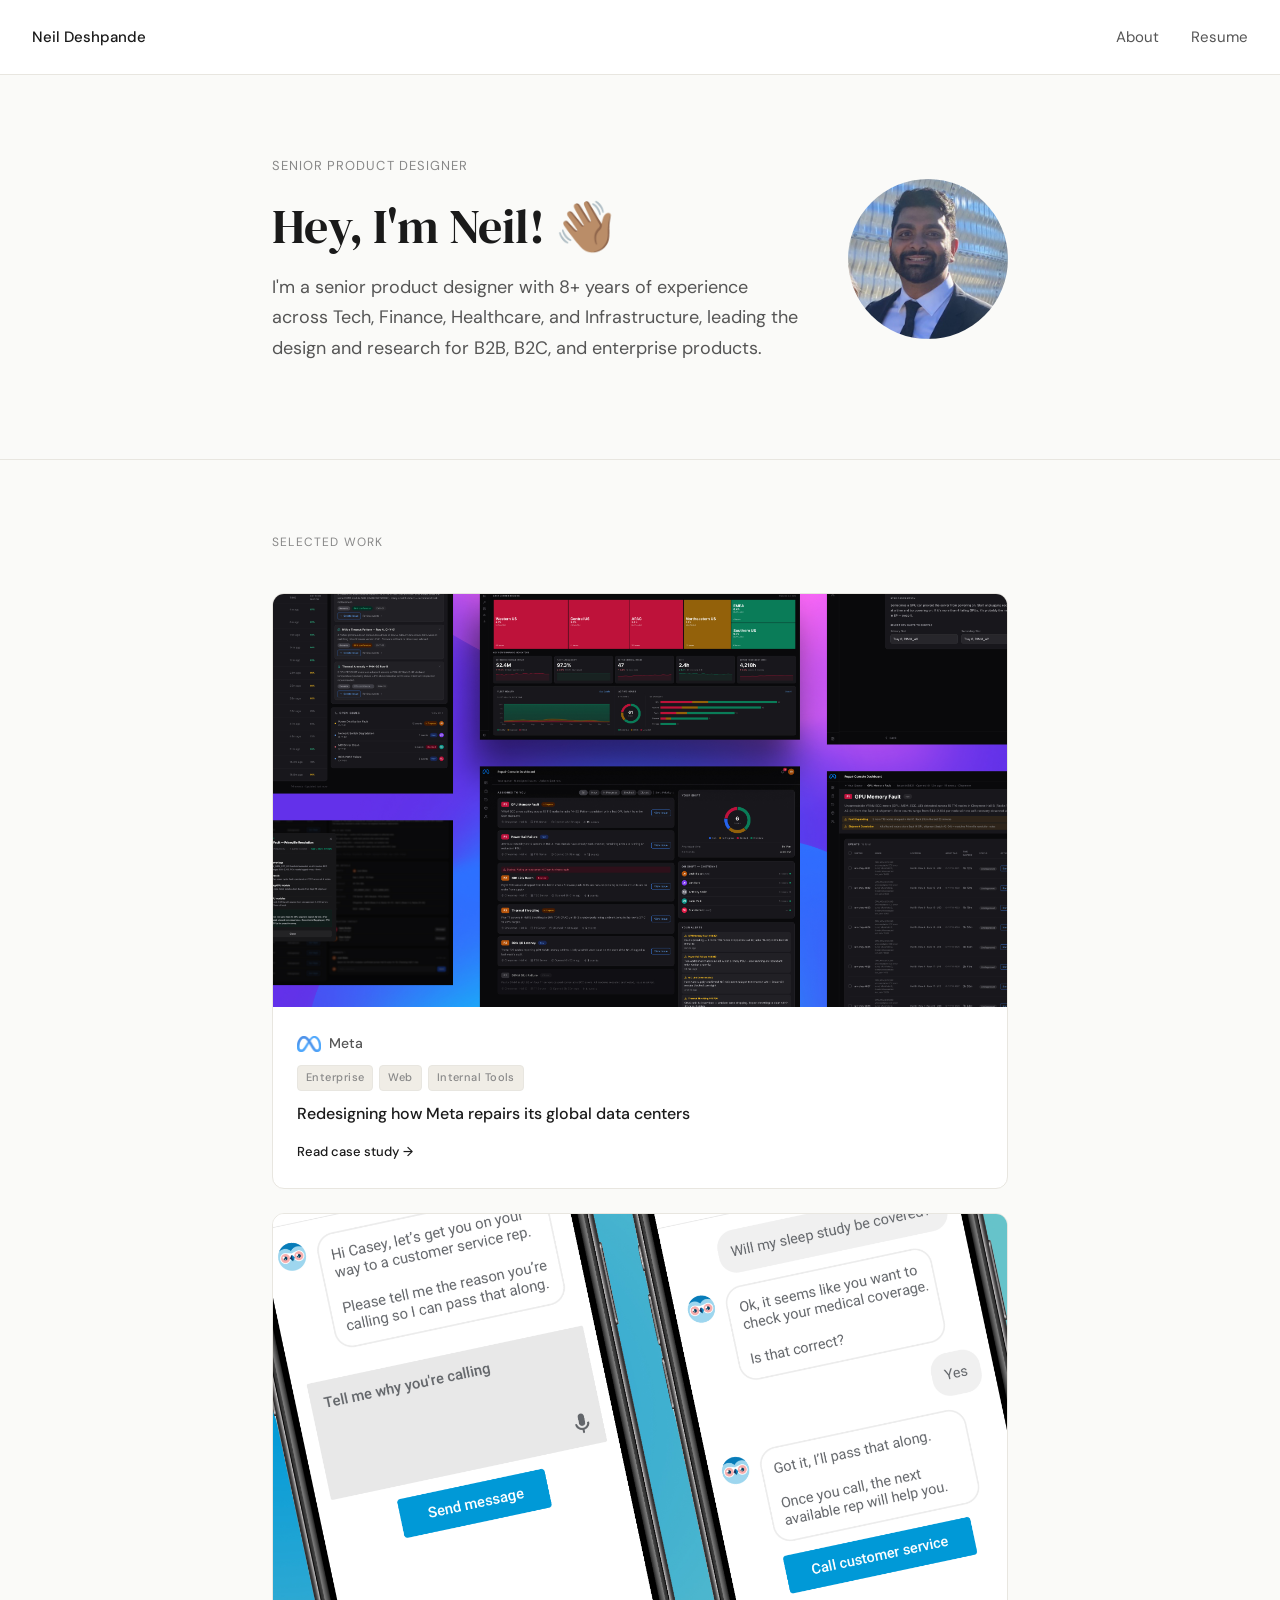
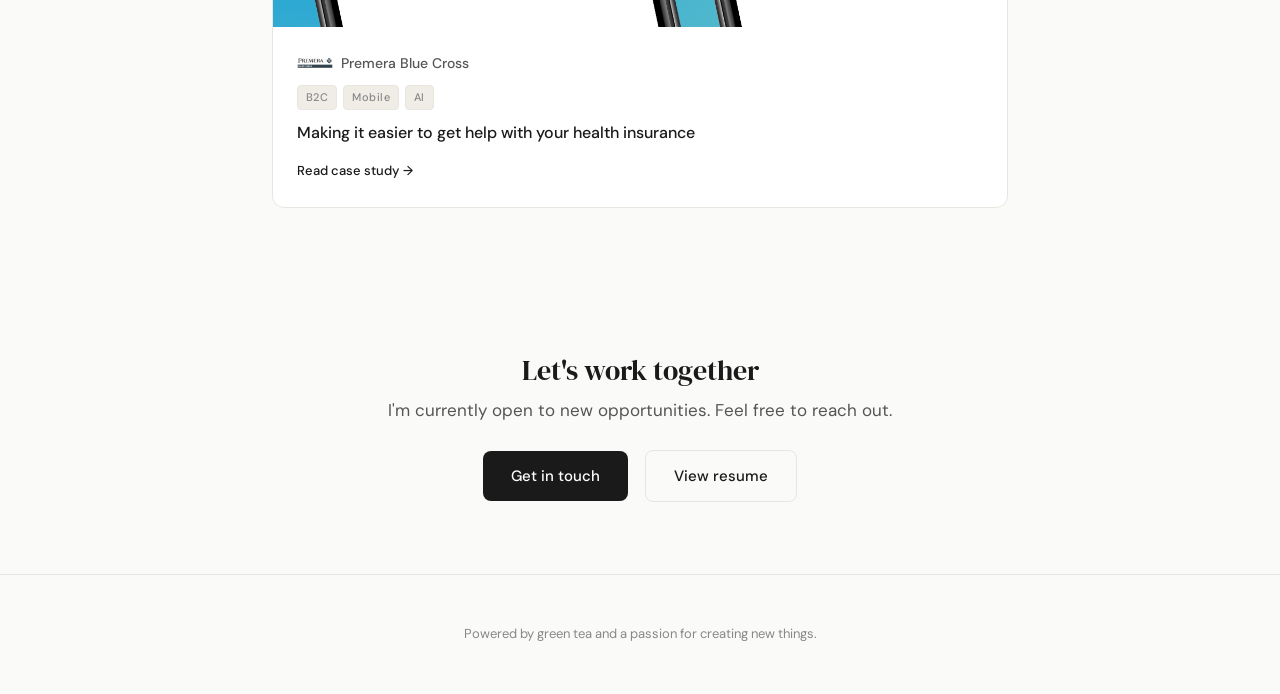
<file: index.html>
<!DOCTYPE html>
<html lang="en">
<head>
<meta charset="UTF-8">
<meta name="viewport" content="width=device-width, initial-scale=1.0">
<title>Neil Deshpande Portfolio</title>
<link rel="icon" type="image/x-icon" href="/favicon.ico">
<link rel="icon" type="image/png" sizes="32x32" href="/favicon-32x32.png">
<link rel="apple-touch-icon" sizes="180x180" href="/apple-touch-icon.png">  
<link href="https://fonts.googleapis.com/css2?family=DM+Sans:wght@300;400;500&family=DM+Serif+Display&display=swap" rel="stylesheet">
<link rel="stylesheet" href="shared.css">
<style>
  /* ── HERO ── */
  .hero {
    padding: 80px 0 72px;
    border-bottom: 1px solid var(--border);
  }
  .hero-inner {
    display: grid;
    grid-template-columns: 1fr auto;
    gap: 3rem;
    align-items: center;
    margin-bottom: 1.5rem;
  }
  .hero-label {
    font-size: 13px;
    letter-spacing: 0.08em;
    text-transform: uppercase;
    color: var(--text-muted);
    margin-bottom: 1.25rem;
  }
  .hero h1 { margin-bottom: 1rem; }
  .hero-bio {
    font-size: 18px;
    color: var(--text-secondary);
    line-height: 1.7;
    max-width: 560px;
  }
  .hero-photo {
    width: 160px;
    height: 160px;
    border-radius: 50%;
    background: var(--border);
    overflow: hidden;
    flex-shrink: 0;
    display: flex;
    align-items: center;
    justify-content: center;
  }
  .hero-photo img {
    width: 100%;
    height: 100%;
    object-fit: cover;
  }

  /* ── PREVIOUSLY AT ── */
  .previously-at {
    display: flex;
    align-items: center;
    gap: 8px;
    flex-wrap: wrap;
  }
  .previously-at-label {
    font-size: 12px;
    color: var(--text-muted);
    margin-right: 2px;
  }
  .company-logo {
    height: 18px;
    width: auto;
    opacity: 0.8;
    transition: opacity 0.15s;
  }
  .company-logo:hover {
    opacity: 1;
  }

  /* ── CASE STUDIES ── */
  .work-section { padding: 72px 0; }
  .work-grid {
    display: grid;
    grid-template-columns: 1fr;
    gap: 1.5rem;
    margin-top: 2.5rem;
  }

  .case-card {
    border: 1px solid var(--border);
    border-radius: 12px;
    overflow: hidden;
    background: var(--surface);
    text-decoration: none;
    display: block;
    transition: transform 0.2s, box-shadow 0.2s;
  }
  .case-card:hover {
    transform: translateY(-3px);
    box-shadow: 0 8px 32px rgba(0,0,0,0.08);
  }

  .case-cover {
    width: 100%;
    aspect-ratio: 16/9;
    overflow: hidden;
    position: relative;
  }
  .case-cover img {
    width: 100%;
    height: 100%;
    object-fit: cover;
    display: block;
  }

  /* Individual cover accent colors */
  .cover-meta    { background: #0f1923; }
  .cover-premera { background: #0a2240; }

  .case-body { padding: 1.5rem; }
  .case-company {
    display: flex;
    align-items: center;
    gap: 8px;
    margin-bottom: 0.6rem;
  }
  .case-company img {
    height: 20px;
    width: auto;
    opacity: 0.7;
  }

  .case-company-name {
    font-size: 14px;
    font-weight: 500;
    color: var(--text-secondary);
  }
  .case-tags {
    display: flex;
    gap: 6px;
    flex-wrap: wrap;
    margin-bottom: 0.75rem;
  }
  .case-tag {
    font-size: 11px;
    font-weight: 500;
    letter-spacing: 0.04em;
    color: var(--text-muted);
    background: var(--border-light);
    border: 1px solid var(--border);
    border-radius: 4px;
    padding: 2px 8px;
  }

  .case-title {
    font-size: 16px;
    font-weight: 500;
    color: var(--text);
    margin-bottom: 1rem;
    line-height: 1.4;
  }
  .case-link {
    font-size: 13px;
    font-weight: 500;
    color: var(--text);
    display: flex;
    align-items: center;
    gap: 4px;
  }
  .case-link::after { content: "→"; }

  /* ── FOOTER CTA ── */
  .footer-cta {
    padding: 72px 0;
    text-align: center;
  }
  .footer-cta h2 { margin-bottom: 0.5rem; }
  .footer-cta p { margin-bottom: 1.5rem; }
  .btn {
    display: inline-block;
    padding: 0.75rem 1.75rem;
    background: var(--text);
    color: #fff;
    border-radius: 8px;
    text-decoration: none;
    font-size: 15px;
    font-weight: 500;
    transition: opacity 0.15s;
  }
  .btn:hover { opacity: 0.85; }
  .btn-outline {
    background: transparent;
    color: var(--text);
    border: 1px solid var(--border);
    margin-left: 0.75rem;
  }
  .btn-outline:hover { background: var(--border-light); opacity: 1; }

  @media (max-width: 680px) {
    .hero-inner { grid-template-columns: 1fr; }
    .hero-photo { width: 100px; height: 100px; order: -1; }
    .work-grid { grid-template-columns: 1fr; }
    .btn-outline { margin-left: 0; margin-top: 0.75rem; display: inline-block; }
  }
</style>
  <!-- Google tag (gtag.js) -->
<script async src="https://www.googletagmanager.com/gtag/js?id=G-539Z41YTE7"></script>
<script>
  window.dataLayer = window.dataLayer || [];
  function gtag(){dataLayer.push(arguments);}
  gtag('js', new Date());

  gtag('config', 'G-539Z41YTE7');
</script>
</head>
<body>

<nav>
  <a href="/" class="logo">Neil Deshpande</a>
  <a href="/about/">About</a>
  <a href="resume.pdf" target="_blank">Resume</a>
</nav>

<!-- HERO -->
<div class="hero">
  <div class="container">
    <div class="hero-inner">
      <div>
        <div class="hero-label">Senior Product Designer</div>
        <h1>Hey, I'm Neil! 👋🏽</h1>
        <p class="hero-bio">I'm a senior product designer with 8+ years of experience across Tech, Finance, Healthcare, and Infrastructure, leading the design and research for B2B, B2C, and enterprise products.</p>
      </div>
      <div class="hero-photo">
        <img src="photo-neil.jpg" alt="Neil Deshpande"/>
      </div>
    </div>
    <!-- <div class="previously-at">
        <span class="previously-at-label">Previously at</span>
        <img src="homelogos-meta.png" alt="Meta" class="company-logo"/>
        <img src="homelogos-amazon.png" alt="Amazon" class="company-logo"/>
        <img src="homelogos-ge.png" alt="GE Healthcare" class="company-logo"/>
        <img src="homelogos-premera.png" alt="Premera Blue Cross" class="company-logo"/>
      </div> -->
  </div>
</div>

<!-- WORK -->
<div class="work-section">
  <div class="container">
    <div class="section-label">Selected work</div>
    <div class="work-grid">

      <!-- Meta -->
      <a href="/meta/" class="case-card">
        <div class="case-cover cover-meta">
          <img src="cover-meta.jpg" alt="Data center technician working in a server room"/>
        </div>
        <div class="case-body">
          <div class="case-company">
            <img src="meta-logo.png" alt="Meta" style="filter:none;height:16px;"/>
            <span class="case-company-name">Meta</span>
          </div>
          <div class="case-tags">
            <span class="case-tag">Enterprise</span>
            <span class="case-tag">Web</span>
            <span class="case-tag">Internal Tools</span>
          </div>
          <div class="case-title">Redesigning how Meta repairs its global data centers</div>
          <div class="case-link">Read case study</div>
        </div>
      </a>

      <!-- Premera -->
      <a href="/premera/" class="case-card">
        <div class="case-cover cover-premera">
          <img src="cover-premera.jpg" alt="Premera chatbot interface showing conversation flow"/>
        </div>
        <div class="case-body">
          <div class="case-company">
            <img src="premera-logo.png" alt="Premera Blue Cross" style="height:20px;width:auto;opacity:0.8;"/>
            <span class="case-company-name">Premera Blue Cross</span>
          </div>
          <div class="case-tags">
            <span class="case-tag">B2C</span>
            <span class="case-tag">Mobile</span>
            <span class="case-tag">AI</span>
          </div>
          <div class="case-title">Making it easier to get help with your health insurance</div>
          <div class="case-link">Read case study</div>
        </div>
      </a>

    </div>
  </div>
</div>

<!-- FOOTER CTA -->
<div class="footer-cta">
  <div class="container">
    <h2>Let's work together</h2>
    <p>I'm currently open to new opportunities. Feel free to reach out.</p>
    <a href="mailto:deshpande.neil@gmail.com" class="btn">Get in touch</a>
    <a href="resume.pdf" target="_blank" class="btn btn-outline">View resume</a>
  </div>
</div>

<footer>
  <p>Powered by green tea and a passion for creating new things.</p>
</footer>

</body>
</html>
</file>
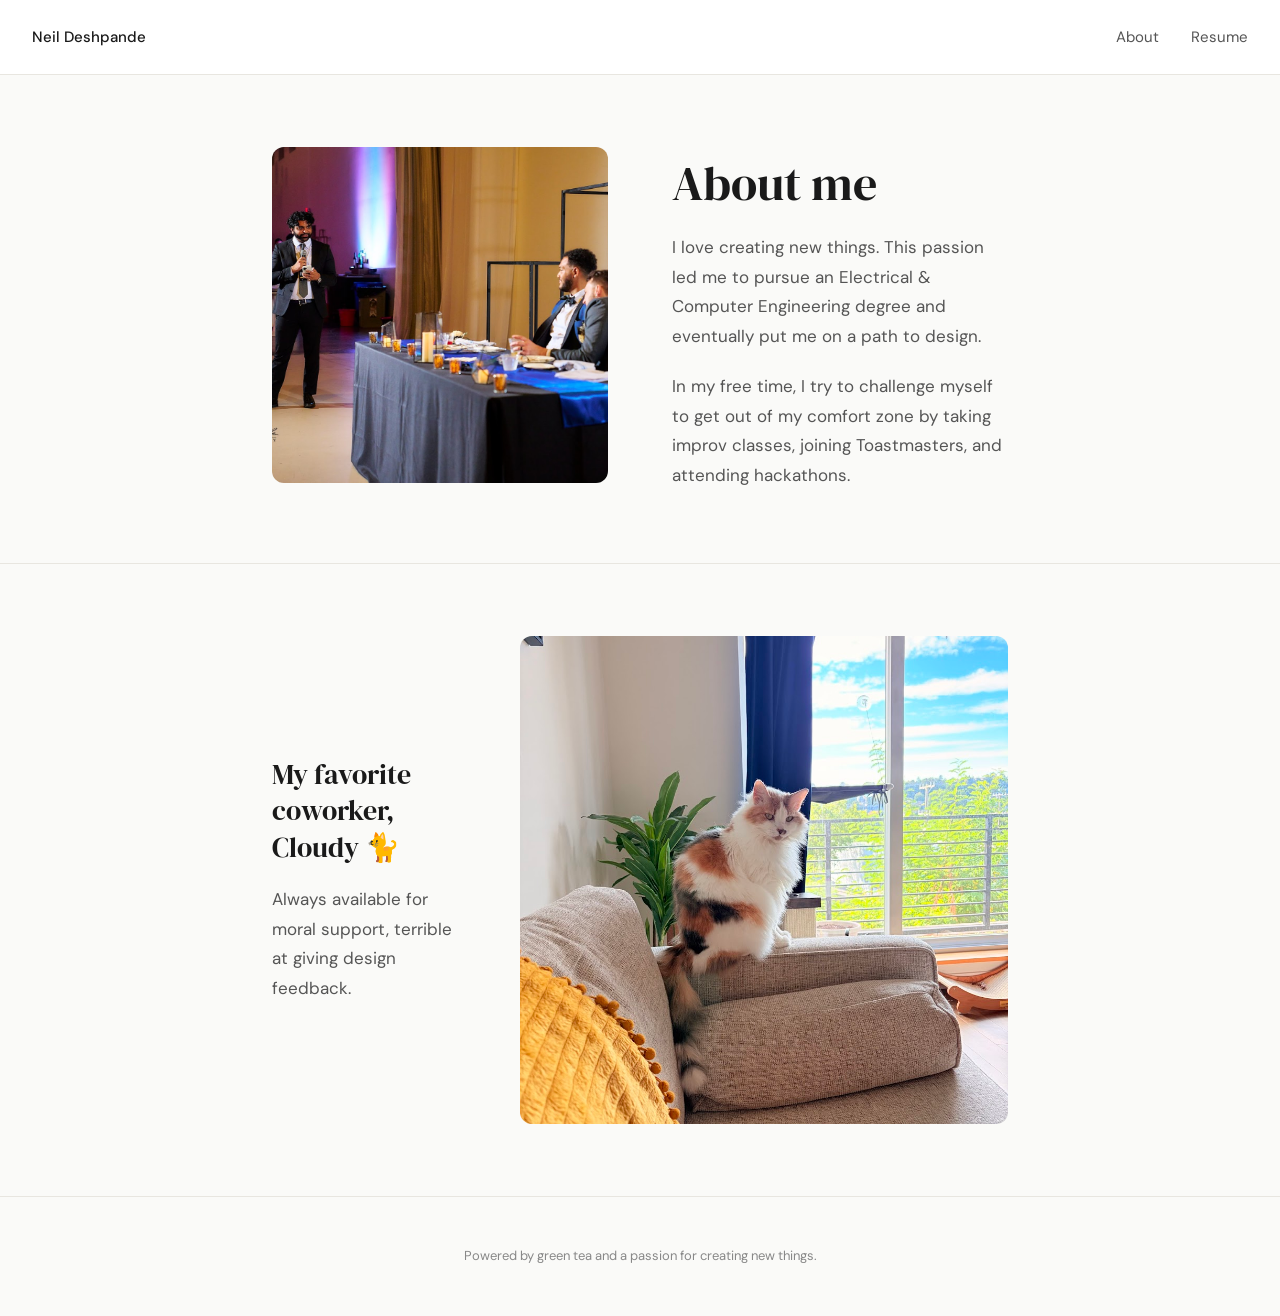
<file: about/index.html>
<!DOCTYPE html>
<html lang="en">
<head>
<meta charset="UTF-8">
<meta name="viewport" content="width=device-width, initial-scale=1.0">
<title>About Neil</title>
<link rel="icon" type="image/x-icon" href="/favicon.ico">
<link rel="icon" type="image/png" sizes="32x32" href="/favicon-32x32.png">
<link rel="apple-touch-icon" sizes="180x180" href="/apple-touch-icon.png">  
<link href="https://fonts.googleapis.com/css2?family=DM+Sans:wght@300;400;500&family=DM+Serif+Display&display=swap" rel="stylesheet">
<link rel="stylesheet" href="/shared.css">
<style>
  /* ── ABOUT HERO ── */
  .about-hero {
    padding: 72px 0;
    border-bottom: 1px solid var(--border);
  }
  .about-hero-inner {
    display: grid;
    grid-template-columns: 1fr 1fr;
    gap: 4rem;
    align-items: start;
  }

  /* ── PHOTO ── */
  .about-photo {
    width: 100%;
    aspect-ratio: 1;
    border-radius: 12px;
    background: var(--border);
    overflow: hidden;
    display: flex;
    align-items: center;
    justify-content: center;
  }
  .about-photo img {
    width: 100%;
    height: 100%;
    object-fit: cover;
  }
  .about-photo-placeholder {
    font-size: 13px;
    color: var(--text-muted);
    text-align: center;
    padding: 2rem;
    line-height: 1.6;
  }
  .photo-caption {
    font-size: 13px;
    color: var(--text-muted);
    text-align: center;
    margin-top: 0.75rem;
    font-style: italic;
  }

  /* ── BIO ── */
  .about-content { padding-top: 0.5rem; }
  .about-content h1 { margin-bottom: 1.25rem; }
  .about-content p { font-size: 17px; }

  /* ── CAT SECTION ── */
  .cat-section {
    padding: 72px 0;
  }
  .cat-inner {
    display: grid;
    grid-template-columns: 200px 1fr;
    gap: 3rem;
    align-items: center;
  }
  .cat-photo {
    width: 100%;
    aspect-ratio: 1;
    border-radius: 12px;
    background: var(--border);
    overflow: hidden;
    display: flex;
    align-items: center;
    justify-content: center;
  }
  .cat-photo img {
    width: 100%;
    height: 100%;
    object-fit: cover;
  }

  /* ── EXPERIENCE ── */
  .experience-section {
    padding: 72px 0;
    border-top: 1px solid var(--border);
  }
  .exp-list { margin-top: 2rem; }
  .exp-item {
    display: grid;
    grid-template-columns: 160px 1fr;
    gap: 2rem;
    padding: 1.5rem 0;
    border-bottom: 1px solid var(--border-light);
  }
  .exp-item:last-child { border-bottom: none; }
  .exp-date { font-size: 13px; color: var(--text-muted); padding-top: 3px; line-height: 1.5; }
  .exp-role { font-size: 15px; font-weight: 500; color: var(--text); margin-bottom: 0.2rem; }
  .exp-company { font-size: 14px; color: var(--text-secondary); margin-bottom: 0; }

  /* ── CTA ── */
  .about-cta {
    padding: 72px 0;
    text-align: center;
    border-top: 1px solid var(--border);
  }
  .btn {
    display: inline-block;
    padding: 0.75rem 1.75rem;
    background: var(--text);
    color: #fff;
    border-radius: 8px;
    text-decoration: none;
    font-size: 15px;
    font-weight: 500;
    transition: opacity 0.15s;
  }
  .btn:hover { opacity: 0.85; }
  .btn-outline {
    background: transparent;
    color: var(--text);
    border: 1px solid var(--border);
    margin-left: 0.75rem;
  }
  .btn-outline:hover { background: var(--border-light); opacity: 1; }

  @media (max-width: 680px) {
    .about-hero-inner { grid-template-columns: 1fr; }
    .cat-inner { grid-template-columns: 1fr; }
    .cat-photo { max-width: 200px; }
    .exp-item { grid-template-columns: 1fr; gap: 0.25rem; }
    .btn-outline { margin-left: 0; margin-top: 0.75rem; display: inline-block; }
  }
</style>
  <!-- Google tag (gtag.js) -->
<script async src="https://www.googletagmanager.com/gtag/js?id=G-539Z41YTE7"></script>
<script>
  window.dataLayer = window.dataLayer || [];
  function gtag(){dataLayer.push(arguments);}
  gtag('js', new Date());

  gtag('config', 'G-539Z41YTE7');
</script>
</head>
<body>

<nav>
  <a href="/" class="logo">Neil Deshpande</a>
  <a href="/about/">About</a>
  <a href="/resume.pdf" target="_blank">Resume</a>
</nav>

<!-- ABOUT HERO -->
<div class="about-hero">
  <div class="container">
    <div class="about-hero-inner">

      <div>
        <div class="cat-photo">
          <img src="/about-neil.jpg" alt="Neil standing with a microphone">
        </div>
      </div>

      <div class="about-content">
        <h1>About me</h1>
        <p>I love creating new things. This passion led me to pursue an Electrical & Computer Engineering degree and eventually put me on a path to design.</p>
        <p>In my free time, I try to challenge myself to get out of my comfort zone by taking improv classes, joining Toastmasters, and attending hackathons.</p>
      </div>

    </div>
  </div>
</div>

<!-- CAT -->
<div class="cat-section">
  <div class="container">
    <div class="cat-inner">
      <div>
        <h2>My favorite coworker, Cloudy 🐈</h2>
        <p>Always available for moral support, terrible at giving design feedback.</p>
      </div>
      <div class="about-photo">
        <img src="/photo-cloudy.jpg" alt="My cat Cloudy">
      </div>
    </div>
  </div>
</div>

<footer>
  <p>Powered by green tea and a passion for creating new things.</p>
</footer>

</body>
</html>
</file>
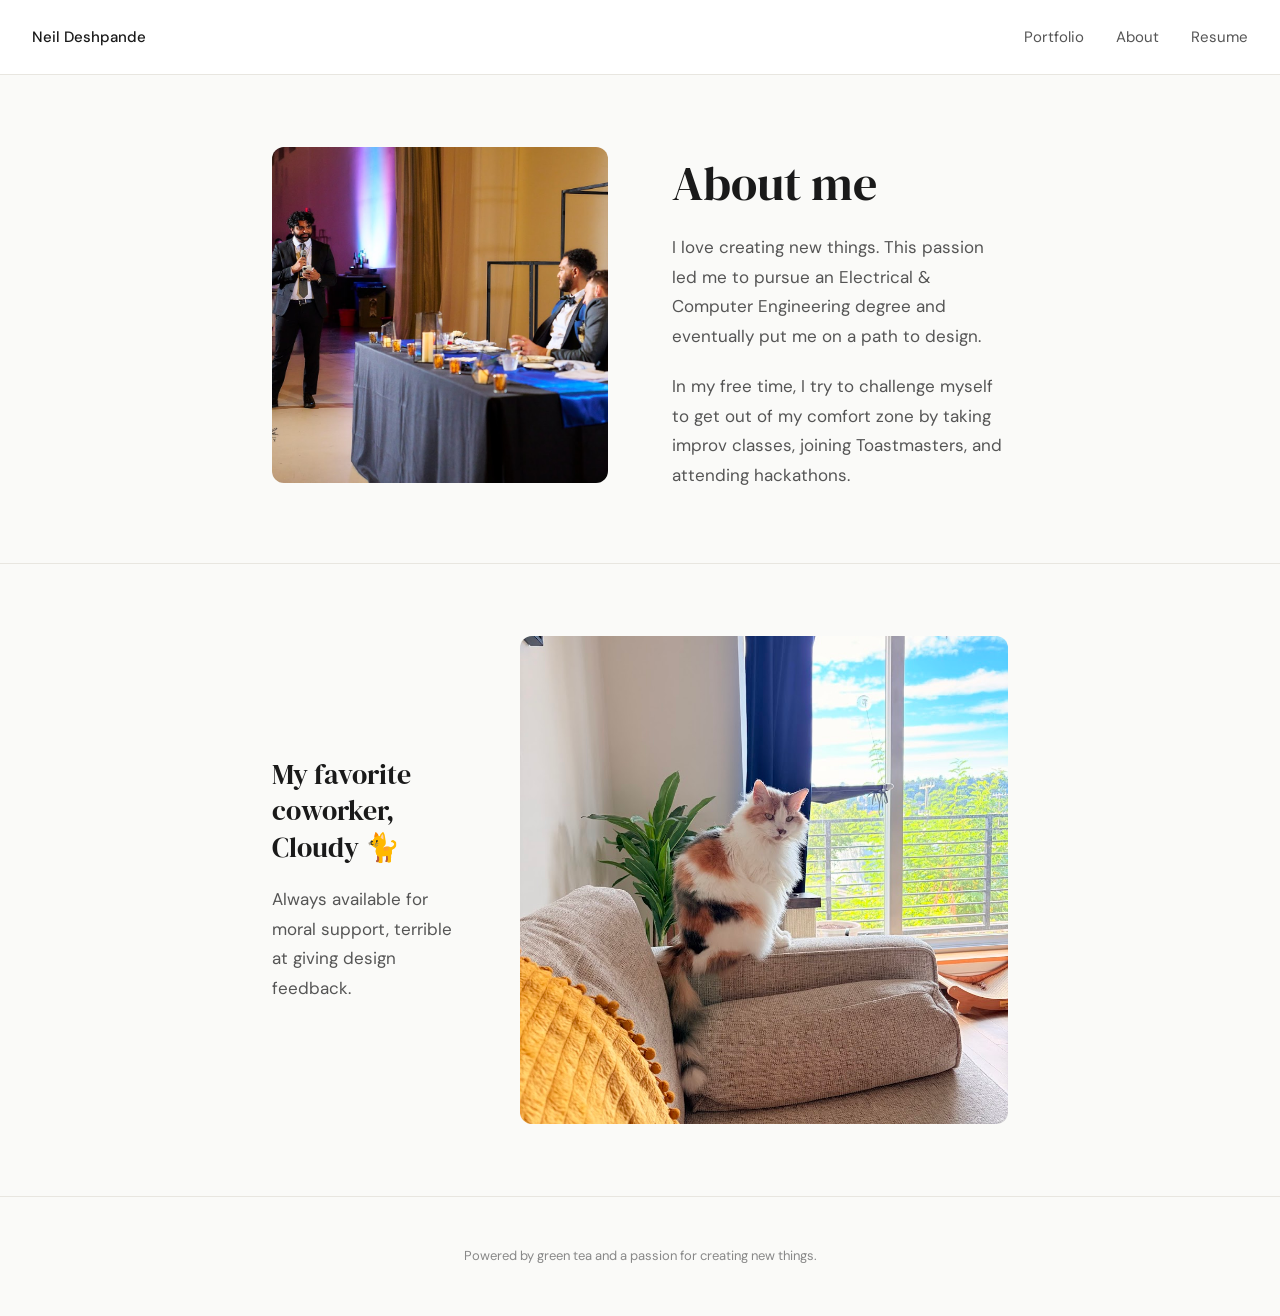
<file: about.html>
<!DOCTYPE html>
<html lang="en">
<head>
<meta charset="UTF-8">
<meta name="viewport" content="width=device-width, initial-scale=1.0">
<title>About Neil</title>
<link href="https://fonts.googleapis.com/css2?family=DM+Sans:wght@300;400;500&family=DM+Serif+Display&display=swap" rel="stylesheet">
<link rel="stylesheet" href="shared.css">
<style>
  /* ── ABOUT HERO ── */
  .about-hero {
    padding: 72px 0;
    border-bottom: 1px solid var(--border);
  }
  .about-hero-inner {
    display: grid;
    grid-template-columns: 1fr 1fr;
    gap: 4rem;
    align-items: start;
  }

  /* ── PHOTO ── */
  .about-photo {
    width: 100%;
    aspect-ratio: 1;
    border-radius: 12px;
    background: var(--border);
    overflow: hidden;
    display: flex;
    align-items: center;
    justify-content: center;
  }
  .about-photo img {
    width: 100%;
    height: 100%;
    object-fit: cover;
  }
  .about-photo-placeholder {
    font-size: 13px;
    color: var(--text-muted);
    text-align: center;
    padding: 2rem;
    line-height: 1.6;
  }
  .photo-caption {
    font-size: 13px;
    color: var(--text-muted);
    text-align: center;
    margin-top: 0.75rem;
    font-style: italic;
  }

  /* ── BIO ── */
  .about-content { padding-top: 0.5rem; }
  .about-content h1 { margin-bottom: 1.25rem; }
  .about-content p { font-size: 17px; }

  /* ── CAT SECTION ── */
  .cat-section {
    padding: 72px 0;
  }
  .cat-inner {
    display: grid;
    grid-template-columns: 200px 1fr;
    gap: 3rem;
    align-items: center;
  }
  .cat-photo {
    width: 100%;
    aspect-ratio: 1;
    border-radius: 12px;
    background: var(--border);
    overflow: hidden;
    display: flex;
    align-items: center;
    justify-content: center;
  }
  .cat-photo img {
    width: 100%;
    height: 100%;
    object-fit: cover;
  }

  /* ── EXPERIENCE ── */
  .experience-section {
    padding: 72px 0;
    border-top: 1px solid var(--border);
  }
  .exp-list { margin-top: 2rem; }
  .exp-item {
    display: grid;
    grid-template-columns: 160px 1fr;
    gap: 2rem;
    padding: 1.5rem 0;
    border-bottom: 1px solid var(--border-light);
  }
  .exp-item:last-child { border-bottom: none; }
  .exp-date { font-size: 13px; color: var(--text-muted); padding-top: 3px; line-height: 1.5; }
  .exp-role { font-size: 15px; font-weight: 500; color: var(--text); margin-bottom: 0.2rem; }
  .exp-company { font-size: 14px; color: var(--text-secondary); margin-bottom: 0; }

  /* ── CTA ── */
  .about-cta {
    padding: 72px 0;
    text-align: center;
    border-top: 1px solid var(--border);
  }
  .btn {
    display: inline-block;
    padding: 0.75rem 1.75rem;
    background: var(--text);
    color: #fff;
    border-radius: 8px;
    text-decoration: none;
    font-size: 15px;
    font-weight: 500;
    transition: opacity 0.15s;
  }
  .btn:hover { opacity: 0.85; }
  .btn-outline {
    background: transparent;
    color: var(--text);
    border: 1px solid var(--border);
    margin-left: 0.75rem;
  }
  .btn-outline:hover { background: var(--border-light); opacity: 1; }

  @media (max-width: 680px) {
    .about-hero-inner { grid-template-columns: 1fr; }
    .cat-inner { grid-template-columns: 1fr; }
    .cat-photo { max-width: 200px; }
    .exp-item { grid-template-columns: 1fr; gap: 0.25rem; }
    .btn-outline { margin-left: 0; margin-top: 0.75rem; display: inline-block; }
  }
</style>
</head>
<body>

<nav>
  <a href="index.html" class="logo">Neil Deshpande</a>
  <a href="index.html">Portfolio</a>
  <a href="about.html">About</a>
  <a href="resume.pdf" target="_blank">Resume</a>
</nav>

<!-- ABOUT HERO -->
<div class="about-hero">
  <div class="container">
    <div class="about-hero-inner">

      <div>
        <div class="about-photo">
          <img src="about-neil.jpg" alt="Neil standing with Hello Kitty">
        </div>
      </div>

      <div class="about-content">
        <h1>About me</h1>
        <p>I love creating new things. This passion led me to pursue an Electrical & Computer Engineering degree and eventually put me on a path to design.</p>
        <p>In my free time, I try to challenge myself to get out of my comfort zone by taking improv classes, joining Toastmasters, and attending hackathons.</p>
      </div>

    </div>
  </div>
</div>

<!-- CAT -->
<div class="cat-section">
  <div class="container">
    <div class="cat-inner">
      <div>
        <h2>My favorite coworker, Cloudy 🐈</h2>
        <p>Always available for moral support, terrible at giving design feedback.</p>
      </div>
      <div class="cat-photo">
        <img src="photo-cloudy.jpg" alt="My cat Cloudy">
      </div>
    </div>
  </div>
</div>

<footer>
  <p>Powered by green tea and a passion for creating new things.</p>
</footer>

</body>
</html>
</file>
<file: shared.css>
/* ============================================
   NEIL DESHPANDE PORTFOLIO — SHARED STYLES
   Used by: index.html, about.html, and all case studies
   ============================================ */

*, *::before, *::after { box-sizing: border-box; margin: 0; padding: 0; }

:root {
  --text: #1a1a1a;
  --text-secondary: #555;
  --text-muted: #888;
  --bg: #fafaf8;
  --surface: #ffffff;
  --border: #e8e6e0;
  --border-light: #f0ede6;
}

body {
  font-family: 'DM Sans', sans-serif;
  background: var(--bg);
  color: var(--text);
  font-size: 17px;
  line-height: 1.75;
  -webkit-font-smoothing: antialiased;
}

/* NAV */
nav {
  padding: 1.5rem 2rem;
  display: flex;
  align-items: center;
  gap: 2rem;
  border-bottom: 1px solid var(--border);
  background: var(--surface);
  position: sticky;
  top: 0;
  z-index: 100;
}
nav .logo {
  font-weight: 500;
  font-size: 15px;
  color: var(--text);
  text-decoration: none;
  margin-right: auto;
}
nav a {
  color: var(--text-secondary);
  text-decoration: none;
  font-size: 15px;
  transition: color 0.15s;
}
nav a:hover { color: var(--text); }

/* LAYOUT */
.container { max-width: 800px; margin: 0 auto; padding: 0 2rem; }
.wide { max-width: 800px; margin: 0 auto; padding: 0 2rem; }

/* FOOTER */
footer {
  padding: 3rem 0;
  text-align: center;
  border-top: 1px solid var(--border);
}
footer p { font-size: 13px; color: var(--text-muted); }

/* SECTIONS */
section { padding: 72px 0; border-bottom: 1px solid var(--border); }
section:last-of-type { border-bottom: none; }

.section-label {
  font-size: 12px;
  text-transform: uppercase;
  letter-spacing: 0.1em;
  color: var(--text-muted);
  margin-bottom: 1.25rem;
}

h1 {
  font-family: 'DM Serif Display', serif;
  font-size: clamp(2rem, 4vw, 3rem);
  font-weight: 400;
  line-height: 1.2;
  margin-bottom: 1.25rem;
}
h2 {
  font-family: 'DM Serif Display', serif;
  font-size: 1.75rem;
  font-weight: 400;
  margin-bottom: 1.25rem;
  line-height: 1.3;
}
h3 { font-size: 1.1rem; font-weight: 500; margin-bottom: 0.75rem; }
p { margin-bottom: 1.25rem; color: var(--text-secondary); }
p:last-child { margin-bottom: 0; }

@media (max-width: 600px) {
  nav { gap: 1.25rem; }
  .container, .wide { padding: 0 1.25rem; }
}
</file>
